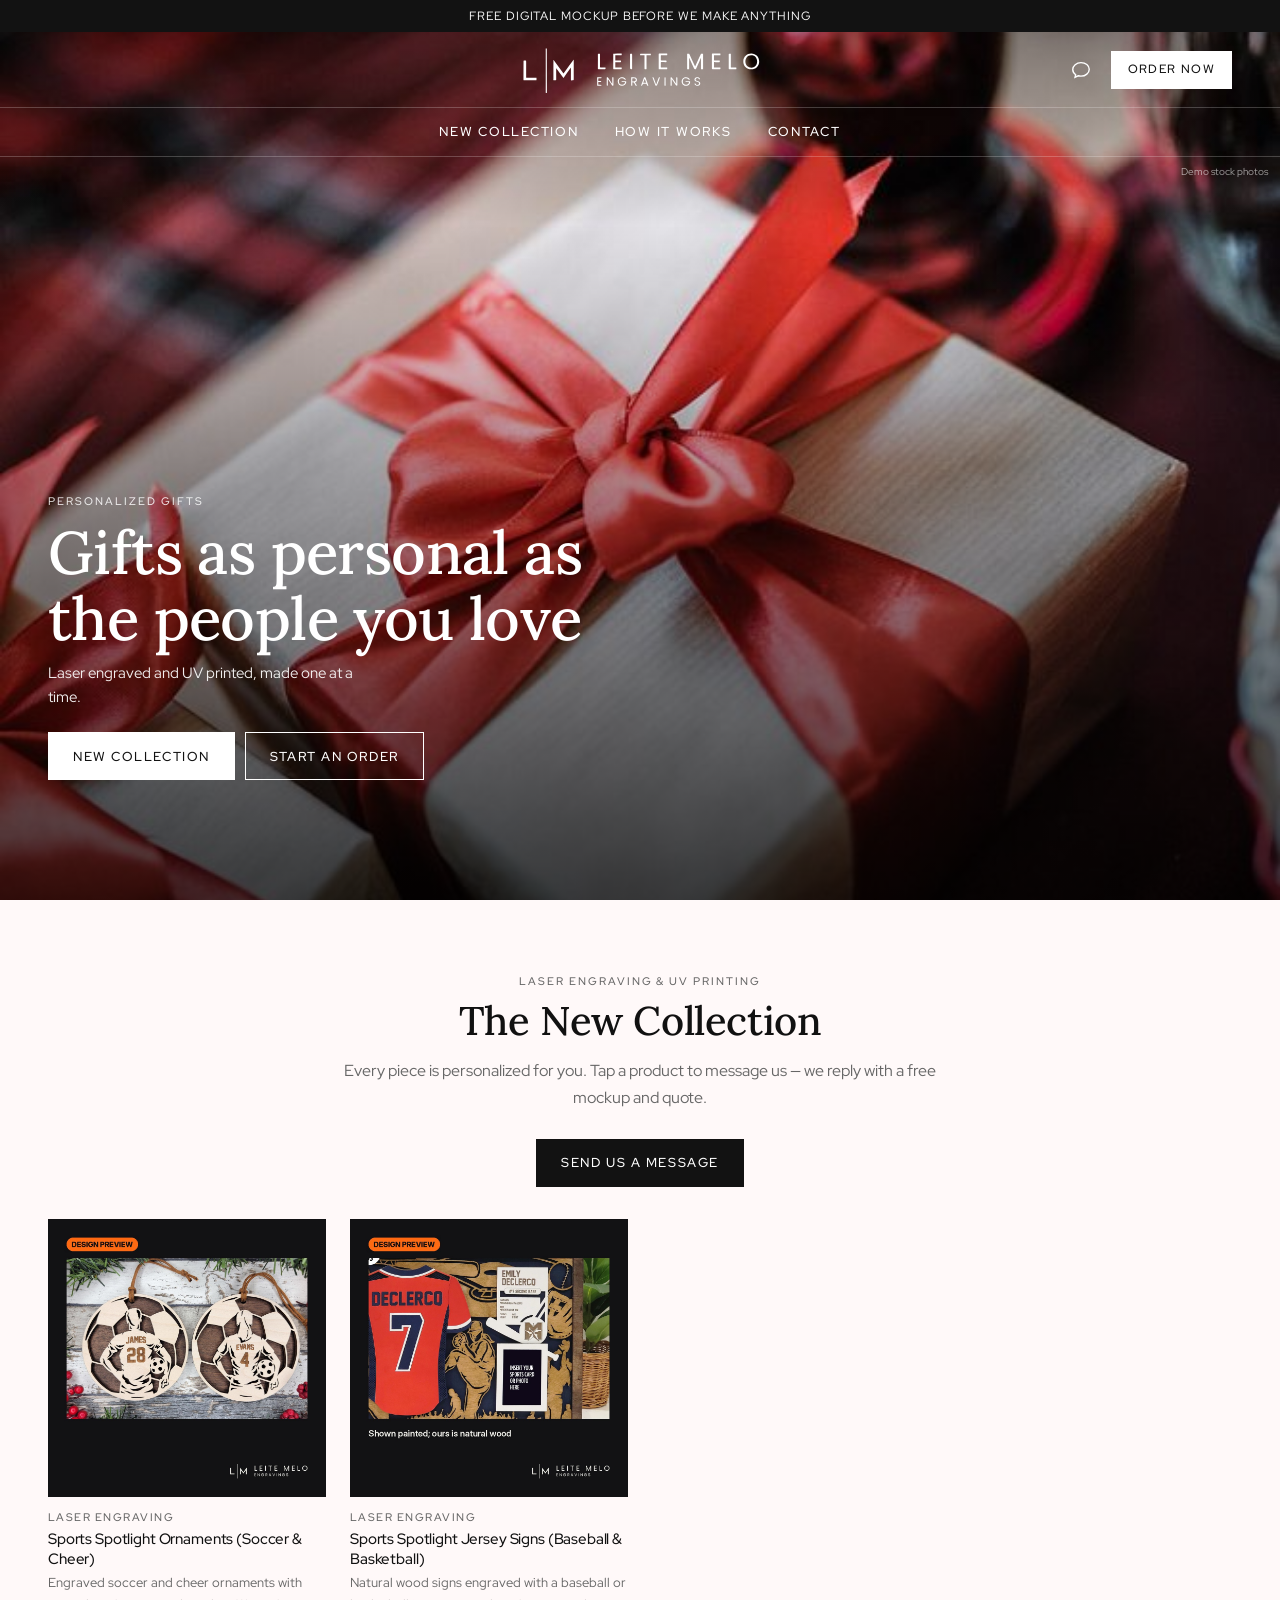
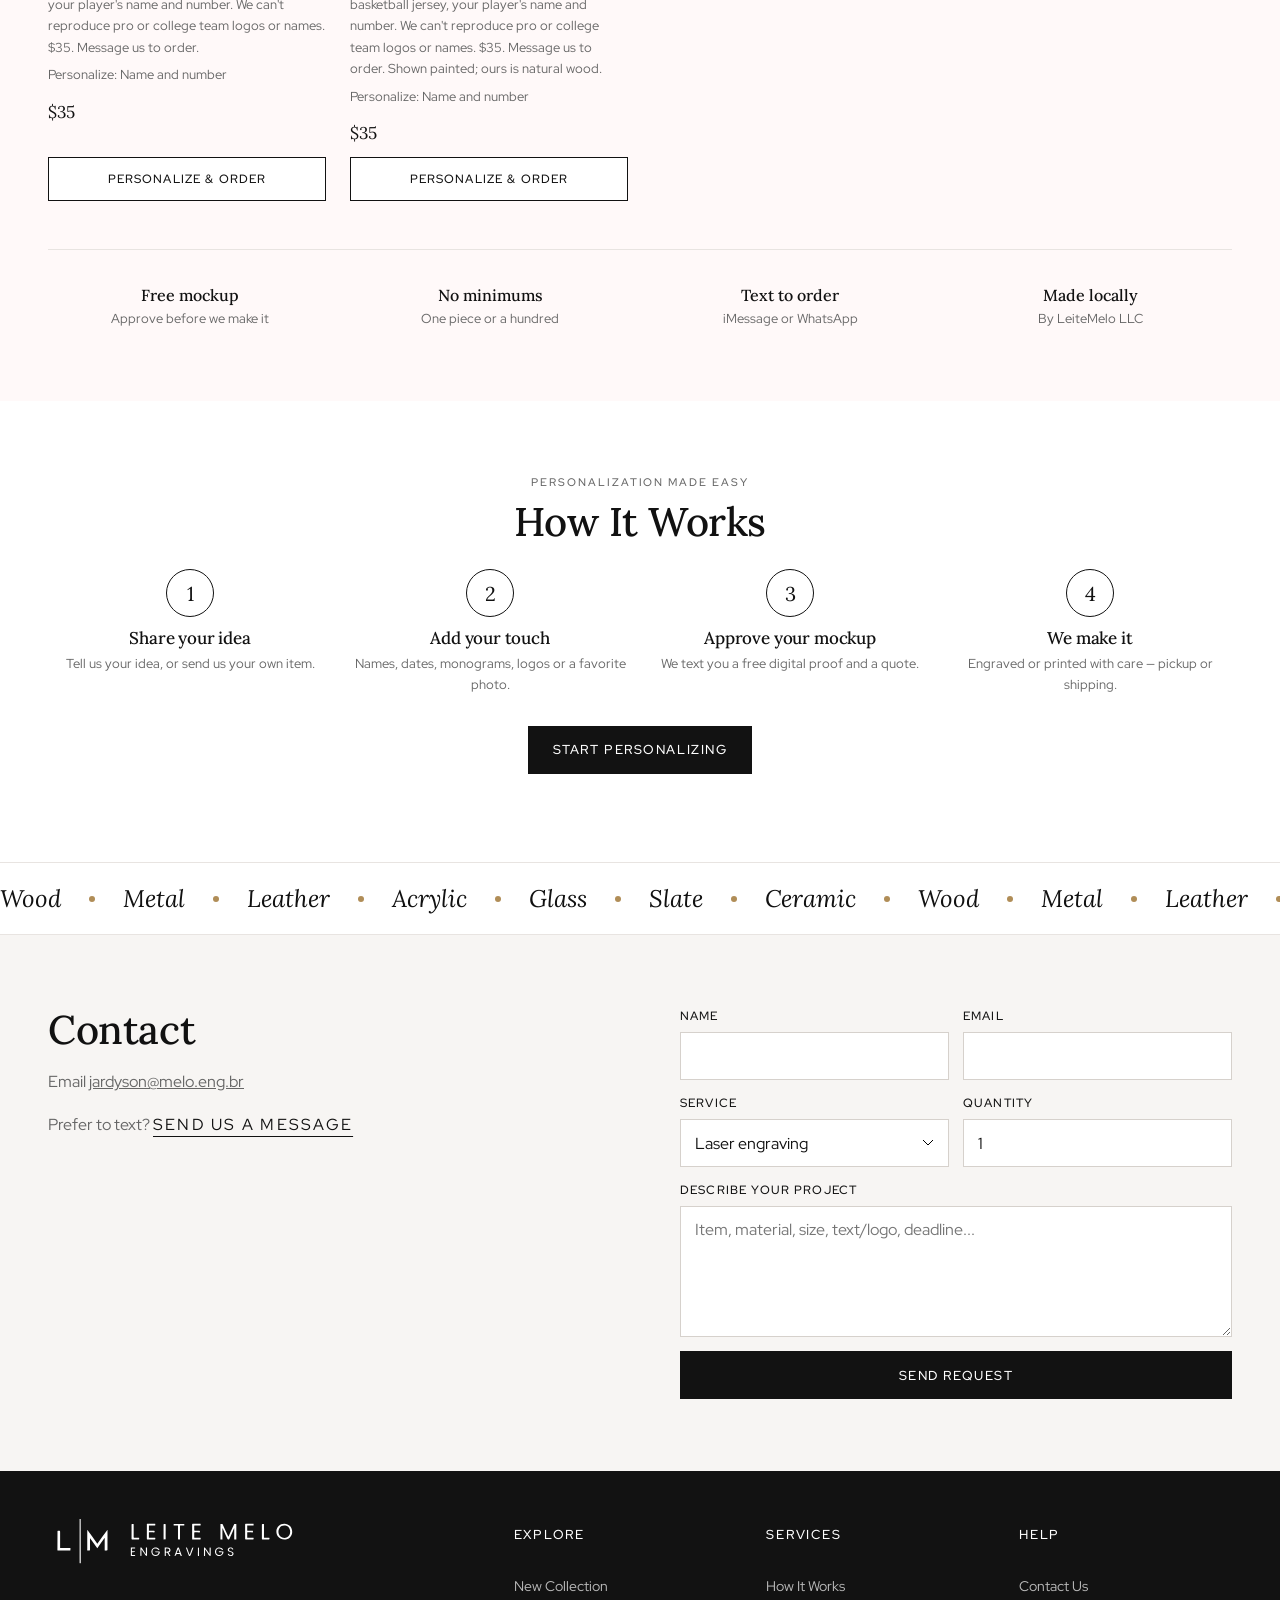
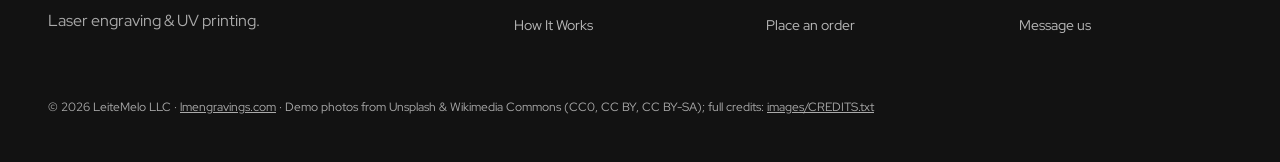
<file: index.html>
<!DOCTYPE html><html lang="en"><head><meta charset="utf-8"><meta name="viewport" content="width=device-width,initial-scale=1,viewport-fit=cover">
<title>LeiteMelo | Personalized Laser Engraved &amp; UV Printed Gifts</title>
<meta name="description" content="LeiteMelo LLC: personalized laser engraved and full-color UV printed gifts — tumblers, cutting boards, signs, jewelry, keychains, pet tags and corporate gifts. Order by iMessage or WhatsApp.">
<link rel="canonical" href="https://lmengravings.com/"><meta property="og:url" content="https://lmengravings.com/"><meta property="og:title" content="LeiteMelo | Personalized Engraved Gifts"><meta property="og:image" content="https://lmengravings.com/images/h-gift.jpg"><meta name="theme-color" content="#ffffff">
<link rel="preconnect" href="https://fonts.googleapis.com"><link rel="preconnect" href="https://fonts.gstatic.com" crossorigin>
<link href="https://fonts.googleapis.com/css2?family=Lora:ital,wght@0,400;0,500;0,600;1,400&family=Red+Hat+Display:wght@300;400;500;700&display=swap" rel="stylesheet">
<link rel="stylesheet" href="styles.css?v=12"><link rel="icon" type="image/svg+xml" href="images/favicon.svg">
</head><body>
<!-- NOTE: All photos in /images are DEMO STOCK images (Unsplash License / Wikimedia Commons CC0, CC BY, CC BY-SA; see images/CREDITS.txt). Replace with real product photos before launch. -->
<header class="hdr" id="hdr">
<div class="promo" aria-live="polite"><div class="ptrack"><span>Free digital mockup before we make anything</span><span>No minimums — one piece or one hundred</span><span>Order in seconds by iMessage or WhatsApp</span></div></div>
<div class="hdrin">
<button class="burger" aria-label="Open menu" aria-controls="drawer" aria-expanded="false"><span></span><span></span><span></span></button>
<a class="logo" href="#top"><img src="images/logo-dark.svg" alt="Leite Melo Engravings"></a>
<div class="hdricons"><button class="ico msgbtn" aria-label="Send us a message"><svg viewBox="0 0 24 24"><path d="M12 4C7 4 3 7.4 3 11.5c0 2.3 1.2 4.3 3.2 5.7L5.5 20l3.4-1.7c1 .3 2 .4 3.1.4 5 0 9-3.4 9-7.5S17 4 12 4z"/></svg></button><button class="btn sm hdrbtn msgbtn">Order now</button></div></div>
<nav class="mainnav" aria-label="Main"><ul><li><a class="top" href="#collection">New Collection</a></li><li><a class="top" href="#how">How It Works</a></li><li><a class="top" href="#contact">Contact</a></li></ul></nav>
</header>
<div class="scrim" id="scrim"></div>
<aside class="drawer" id="drawer" aria-label="Menu" aria-hidden="true">
<div class="dhead"><img src="images/logo-dark.svg" alt="Leite Melo Engravings"><button class="dclose" aria-label="Close menu">&times;</button></div>
<div class="dview"><div class="dpanel root" id="p-root"><a class="dl" href="#collection"><span>New Collection</span></a><a class="dl" href="#how"><span>How It Works</span></a><a class="dl" href="#contact"><span>Contact</span></a></div></div>
<div class="dfoot"><button class="btn block msgbtn">Send us a message</button></div></aside>

<main id="top">
<section class="slideshow" aria-label="Featured">
<div class="slide is-active" style="--img:url(images/h-gift.jpg)"><div class="slidetxt"><p class="eyebrow">Personalized gifts</p><h1>Gifts as personal as the people you love</h1><p>Laser engraved and UV printed, made one at a time.</p><div class="cta"><a class="btn light" href="#collection">New collection</a><button class="btn ghost msgbtn">Start an order</button></div></div></div>
<span class="democap">Demo stock photos</span></section>




<section class="sec soon" id="collection"><div class="wrap"><div class="soonin"><p class="eyebrow">Laser engraving &amp; UV printing</p><h2 id="coll-h">New collection coming soon</h2><p id="coll-p">We’re photographing our latest pieces. In the meantime, tell us your idea — names, logos, photos or a special date — and we’ll send a free mockup and quote.</p><button class="btn msgbtn">Send us a message</button></div><div class="coll" id="coll" hidden></div><ul class="trust"><li><strong>Free mockup</strong>Approve before we make it</li><li><strong>No minimums</strong>One piece or a hundred</li><li><strong>Text to order</strong>iMessage or WhatsApp</li><li><strong>Made locally</strong>By LeiteMelo LLC</li></ul></div></section>
<section class="sec blush" id="how"><div class="wrap"><div class="sechead c"><p class="eyebrow">Personalization made easy</p><h2>How It Works</h2></div><ol class="steps">
<li><span class="num">1</span><h3>Share your idea</h3><p>Tell us your idea, or send us your own item.</p></li>
<li><span class="num">2</span><h3>Add your touch</h3><p>Names, dates, monograms, logos or a favorite photo.</p></li>
<li><span class="num">3</span><h3>Approve your mockup</h3><p>We text you a free digital proof and a quote.</p></li>
<li><span class="num">4</span><h3>We make it</h3><p>Engraved or printed with care — pickup or shipping.</p></li></ol>
<p class="center"><button class="btn msgbtn">Start personalizing</button></p></div></section>





<div class="marquee" aria-hidden="true"><div class="mtrack"><span>Wood</span><i></i><span>Metal</span><i></i><span>Leather</span><i></i><span>Acrylic</span><i></i><span>Glass</span><i></i><span>Slate</span><i></i><span>Ceramic</span><i></i><span>Wood</span><i></i><span>Metal</span><i></i><span>Leather</span><i></i><span>Acrylic</span><i></i><span>Glass</span><i></i><span>Slate</span><i></i><span>Ceramic</span><i></i></div></div>









<section id="contact" class="sec tint"><div class="wrap split">
<!-- TODO-confirm: real contact email (jardyson@melo.eng.br) and service area -->
<div><h2>Contact</h2><p>Email <a href="mailto:jardyson@melo.eng.br">jardyson@melo.eng.br</a></p><p>Prefer to text? <button class="ulink msgbtn linkbtn">Send us a message</button></p></div>
<!-- TODO: replace mailto with a real form handler (e.g. Formspree/Netlify) -->
<form action="mailto:jardyson@melo.eng.br" method="post" enctype="text/plain">
<div class="row"><label>Name<input name="name" required></label><label>Email<input type="email" name="email" required></label></div>
<div class="row"><label>Service<select name="service"><option>Laser engraving</option><option>UV printing</option><option>Personalized gift</option><option>Business branding / promo</option><option>Not sure</option></select></label><label>Quantity<input type="number" name="quantity" min="1" value="1"></label></div>
<label>Describe your project<textarea name="details" rows="5" placeholder="Item, material, size, text/logo, deadline..."></textarea></label>
<button class="btn" type="submit">Send request</button></form></div></section>

</main>

<footer class="ftr"><div class="wrap">

<div class="fgrid">
<div class="fbrand"><a class="logo" href="#top"><img src="images/logo-light.svg" alt="Leite Melo Engravings"></a><p>Laser engraving &amp; UV printing.</p></div>
<details class="fcol" open><summary>Explore</summary><a href="#collection">New Collection</a><a href="#how">How It Works</a></details>
<details class="fcol" open><summary>Services</summary><a href="#how">How It Works</a><button class="flink msgbtn">Place an order</button></details>
<details class="fcol" open><summary>Help</summary><a href="#contact">Contact Us</a><button class="flink msgbtn">Message us</button></details></div>
<p class="copy">© <span id="y"></span> LeiteMelo LLC · <a href="https://lmengravings.com">lmengravings.com</a> · Demo photos from Unsplash &amp; Wikimedia Commons (CC0, CC BY, CC BY-SA); full credits: <a href="images/CREDITS.txt">images/CREDITS.txt</a></p></div></footer>

<div class="sheet" id="sheet" aria-hidden="true" role="dialog" aria-modal="true" aria-labelledby="s-name"><div class="sheetin"><button class="sclose" aria-label="Close">&times;</button>
<div class="shead"><img id="s-img" alt=""><div><p class="vendor" id="s-svc"></p><h3 id="s-name"></h3><p class="mat">Quote on request · free mockup</p></div></div>
<label>Text, names or date to add<input id="s-text" placeholder="e.g. The Melo Family · Est. 2026"></label>
<div class="row"><label>Quantity<input id="s-qty" type="number" min="1" value="1"></label><label>Needed by<input id="s-date" placeholder="Optional"></label></div>
<label>Notes<textarea id="s-notes" rows="2" placeholder="Font, color, logo, photo… you can attach files in the chat"></textarea></label>
<button class="btn block msgbtn" id="s-btn">Order now</button></div></div>


<div class="chooser" id="chooser" aria-hidden="true" role="dialog" aria-modal="true" aria-labelledby="ch-t"><div class="chin"><button class="chx" aria-label="Close">&times;</button><p class="ch-t" id="ch-t">How would you like to message us?</p><p class="ch-s">Your order details are filled in for you.</p>
<a class="chopt im" id="ch-sms" href="#"><svg class="chi" viewBox="0 0 24 24"><path d="M12 4C7 4 3 7.4 3 11.5c0 2.3 1.2 4.3 3.2 5.7L5.5 20l3.4-1.7c1 .3 2 .4 3.1.4 5 0 9-3.4 9-7.5S17 4 12 4z"/></svg><span>Message<small>iMessage / SMS</small></span></a>
<a class="chopt wa" id="ch-wa" href="#" target="_blank" rel="noopener"><svg class="chi" viewBox="0 0 24 24"><path fill="#fff" stroke="none" d="M12 2a10 10 0 0 0-8.6 15.1L2 22l5-1.3A10 10 0 1 0 12 2zm5.2 14.1c-.2.6-1.3 1.2-1.8 1.2-.5.1-1 .2-3.3-.7-2.8-1.1-4.5-3.9-4.7-4.1-.1-.2-1.1-1.5-1.1-2.9s.7-2 1-2.3c.2-.3.5-.3.7-.3h.5c.2 0 .4 0 .6.5l.8 2c.1.2.1.4 0 .5l-.4.6c-.1.2-.3.3-.1.6.2.3.8 1.3 1.7 2.1 1.1 1 2.1 1.3 2.4 1.4.3.2.5.1.6-.1l.8-1c.2-.3.4-.2.7-.1l1.9.9c.3.1.5.2.5.3.1.2.1.8-.1 1.4z"/></svg><span>WhatsApp<small>Chat on WhatsApp</small></span></a><a class="chopt em" id="ch-em" href="#"><svg class="chi" viewBox="0 0 24 24"><path fill="none" stroke="#fff" stroke-width="1.6" d="M3.5 6.5h17v11h-17zM3.8 7l8.2 6.3L20.2 7"/></svg><span>Email<small>jardyson@melo.eng.br</small></span></a></div></div>
<script>
const P='13463135309',$=id=>document.getElementById(id),enc=encodeURIComponent,PR=[["Engraved Walnut Cutting Board", "Laser engraving", "Wood", "p-cutting-board", "boards", "wedding mothers holiday", "couple her"], ["Custom Logo Tumbler 20 oz", "Laser engraving", "Metal", "p-tumbler", "drinkware corporate", "corporate fathers graduation", "him office"], ["Personalized Leather Wallet", "Laser engraving", "Leather", "p-wallet", "corporate", "fathers birthday graduation", "him"], ["Engraved Slate Coaster Set", "Laser engraving", "Slate / stone", "p-slate", "coasters", "wedding holiday", "couple"], ["Full-Color Acrylic Photo Print", "UV printing", "Acrylic", "p-acrylic", "acrylic signs", "birthday mothers", "her kids"], ["Olive Wood Name Keychain", "Laser engraving", "Wood", "p-keychain", "keychains", "birthday graduation", "kids him"], ["UV Printed Phone Case", "UV printing", "Not sure", "p-phone", "phone", "birthday graduation", "her kids"], ["Etched Whiskey Glass", "Laser engraving", "Glass", "o-father", "drinkware", "fathers wedding", "him"], ["Photo Engraved Mirror", "Laser engraving", "Glass", "p-mirror", "signs", "wedding mothers", "her couple"], ["Laser-Cut City Map Wall Art", "Laser engraving", "Wood", "p-map", "signs", "wedding holiday", "couple"], ["UV Printed Water Bottle", "UV printing", "Metal", "p-bottle", "drinkware corporate", "corporate graduation", "kids office"], ["Laser-Cut Wood Model Kit", "Laser engraving", "Wood", "p-wood-kit", "signs", "birthday holiday", "kids"], ["Engraved Pendant Necklace", "Laser engraving", "Metal", "c-jewelry", "jewelry", "mothers wedding birthday", "her"], ["Engraved Cuff Bracelet", "Laser engraving", "Metal", "n-compact", "jewelry", "mothers graduation", "her"], ["Personalized Pet ID Tag", "Laser engraving", "Metal", "c-pet", "pets", "birthday", "pets"], ["Engraved Hip Flask", "Laser engraving", "Metal", "n-flask", "drinkware", "fathers wedding", "him"], ["Etched Wine Glass Pair", "Laser engraving", "Glass", "n-wine", "drinkware", "wedding", "couple"], ["Leather Journal with Initials", "Laser engraving", "Leather", "n-leather", "corporate", "graduation corporate", "office her"], ["Engraved Pen & Gift Box", "Laser engraving", "Metal", "n-pen", "corporate", "corporate graduation", "office"], ["Branded Enamel Camp Mug", "UV printing", "Metal", "n-mug", "drinkware corporate", "corporate", "office him"], ["Custom Label Candle Jar", "UV printing", "Glass", "n-candle", "acrylic", "mothers holiday", "her"], ["Wood Holiday Ornament Set", "Laser engraving", "Wood", "n-ornament", "signs", "holiday", "kids couple"], ["Laser-Cut Wood Panel Art", "Laser engraving", "Wood", "n-puzzle", "signs", "wedding holiday", "couple"], ["Engraved Watch Back", "Laser engraving", "Metal", "n-watch", "jewelry", "fathers graduation wedding", "him"], ["Graduation Keepsake Plaque", "UV printing", "Acrylic", "o-grad", "acrylic signs", "graduation", "kids"], ["Wedding Ring Box", "Laser engraving", "Wood", "o-wedding", "jewelry", "wedding", "couple"], ["Corporate Logo Desk Set", "Laser engraving", "Wood", "o-corp", "corporate", "corporate", "office"], ["Gift-Wrapped Custom Bundle", "Laser engraving", "Not sure", "h-gift", "corporate", "birthday holiday", "her him"]];
const body=document.body,hdr=$('hdr');
/* drawer with drill-down */
const drawer=$('drawer'),burger=document.querySelector('.burger');
function openD(){body.classList.add('menu-open');drawer.setAttribute('aria-hidden','false');burger.setAttribute('aria-expanded','true')}
function closeD(){body.classList.remove('menu-open');drawer.setAttribute('aria-hidden','true');burger.setAttribute('aria-expanded','false');setTimeout(()=>drawer.querySelectorAll('.dpanel').forEach(p=>p.classList.remove('on','off')),400)}
burger.onclick=openD;$('scrim').onclick=closeD;drawer.querySelector('.dclose').onclick=closeD;
drawer.querySelectorAll('[data-go]').forEach(b=>b.onclick=()=>{$('p-root').classList.add('off');$(b.dataset.go).classList.add('on')});
drawer.querySelectorAll('[data-back]').forEach(b=>b.onclick=()=>{b.closest('.dpanel').classList.remove('on');$('p-root').classList.remove('off')});
drawer.querySelectorAll('a').forEach(a=>a.addEventListener('click',closeD));
/* hero */
/* personalize sheet */
const sheet=$('sheet');let si=0;
function sUpd(){const p=PR[si],t=`Hi LeiteMelo! I'd like to order: ${p[0]}.\nService: ${p[1]}\nMaterial: ${p[2]}\nQuantity: ${$('s-qty').value||1}`+($('s-text').value.trim()?`\nPersonalization: ${$('s-text').value.trim()}`:'')+($('s-date').value.trim()?`\nNeeded by: ${$('s-date').value.trim()}`:'')+($('s-notes').value.trim()?`\nNotes: ${$('s-notes').value.trim()}`:'');$('s-btn').dataset.t=t}
function openS(i){si=+i;const p=PR[si];$('s-img').src=`images/${p[3]}.jpg`;$('s-name').textContent=p[0];$('s-svc').textContent=p[1];['s-text','s-date','s-notes'].forEach(k=>$(k).value='');$('s-qty').value=1;sUpd();sheet.classList.add('on');sheet.setAttribute('aria-hidden','false');body.classList.add('sheet-open')}
function closeS(){sheet.classList.remove('on');sheet.setAttribute('aria-hidden','true');body.classList.remove('sheet-open')}
document.querySelectorAll('.pbtn,.card .media').forEach(b=>b.onclick=()=>openS(b.dataset.i));sheet.onclick=e=>{if(e.target===sheet)closeS()};sheet.querySelector('.sclose').onclick=closeS;
['s-text','s-qty','s-date','s-notes'].forEach(k=>$(k).addEventListener('input',sUpd));
addEventListener('keydown',e=>{if(e.key==='Escape'){closeD();closeS()}});
/* order builder */
$('y').textContent=new Date().getFullYear();
const onS=()=>hdr.classList.toggle('solid',scrollY>40);addEventListener('scroll',onS,{passive:true});onS();
if(matchMedia('(min-width:990px)').matches)document.querySelectorAll('.fcol').forEach(d=>d.open=true);else document.querySelectorAll('.fcol').forEach(d=>d.open=false);
/* message chooser */
const ch=$('chooser'),HI="Hi LeiteMelo! I'd like to place an order.";
function openCh(t){t=t||HI;$('ch-sms').href=`sms:+${P}?&body=${enc(t)}`;$('ch-wa').href=`https://wa.me/${P}?text=${enc(t)}`;const pm=t.match(/order: (.+?)\.\n/);$('ch-em').href=`mailto:jardyson@melo.eng.br?subject=${enc(pm?'LeiteMelo order: '+pm[1]:(t.includes('place an order')?'LeiteMelo order':'LeiteMelo inquiry'))}&body=${enc(t)}`;ch.classList.add('on');ch.setAttribute('aria-hidden','false');setTimeout(()=>$('ch-sms').focus(),50)}
function closeCh(){ch.classList.remove('on');ch.setAttribute('aria-hidden','true')}
document.querySelectorAll('.msgbtn').forEach(b=>b.addEventListener('click',e=>{e.preventDefault();if(b.closest('.drawer'))closeD();openCh(b.dataset.t)}));
ch.onclick=e=>{if(e.target===ch)closeCh()};ch.querySelector('.chx').onclick=closeCh;ch.querySelectorAll('.chopt').forEach(a=>a.addEventListener('click',()=>setTimeout(closeCh,300)));
addEventListener('keydown',e=>{if(e.key==='Escape')closeCh()});

/* accepted products from data/products.json */
(async()=>{try{const r=await fetch('data/products.json?t='+Date.now(),{cache:'no-store'});if(!r.ok)return;const d=await r.json();const ps=(d.products||[]).filter(p=>{const td=new Date().toLocaleDateString('en-CA',{timeZone:'America/Chicago'});return (p.status==='Accepted'&&String(p.qa||'').toLowerCase()==='approved'&&p.priceConfirmed===true&&p.price&&!/^tbd/i.test(String(p.price).trim())&&!p.hold&&!(p.activeUntil&&td>p.activeUntil))});if(!ps.length)return;
const e=s=>String(s??'').replace(/[&<>"']/g,c=>({'&':'&amp;','<':'&lt;','>':'&gt;','"':'&quot;',"'":'&#39;'}[c]));
$('coll').innerHTML=ps.map(p=>`<article class="card"><div class="media"><img src="${e(p.image)}" alt="${e(p.title)}" loading="lazy">${p.imageTag?`<span class="tag ph">${e(p.imageTag)}</span>`:''}</div><p class="vendor">${e(p.method||'Personalized')}</p><h3>${e(p.title)}</h3><p class="rvdesc">${e(p.description)}</p><p class="mat">Personalize: ${e(p.personalization)}</p>${p.priceLabel?`<p class="plabel">${e(p.priceLabel)}</p>`:''}<p class="price">${e(p.price)}</p>${p.availability?`<p class="avail">${e(p.availability)}</p>`:''}<button class="pbtn msgbtn" data-t="${e(`Hi LeiteMelo! I'd like to order: ${p.title}.\nQuantity: 1\nPersonalization: `)}">Personalize &amp; order</button></article>`).join('');
$('coll').hidden=false;$('coll-h').textContent='The New Collection';$('coll-p').textContent='Every piece is personalized for you. Tap a product to message us — we reply with a free mockup and quote.';
$('coll').querySelectorAll('.msgbtn').forEach(b=>b.addEventListener('click',ev=>{ev.preventDefault();openCh(b.dataset.t)}));}catch(err){}})();
</script></body></html>
</file>
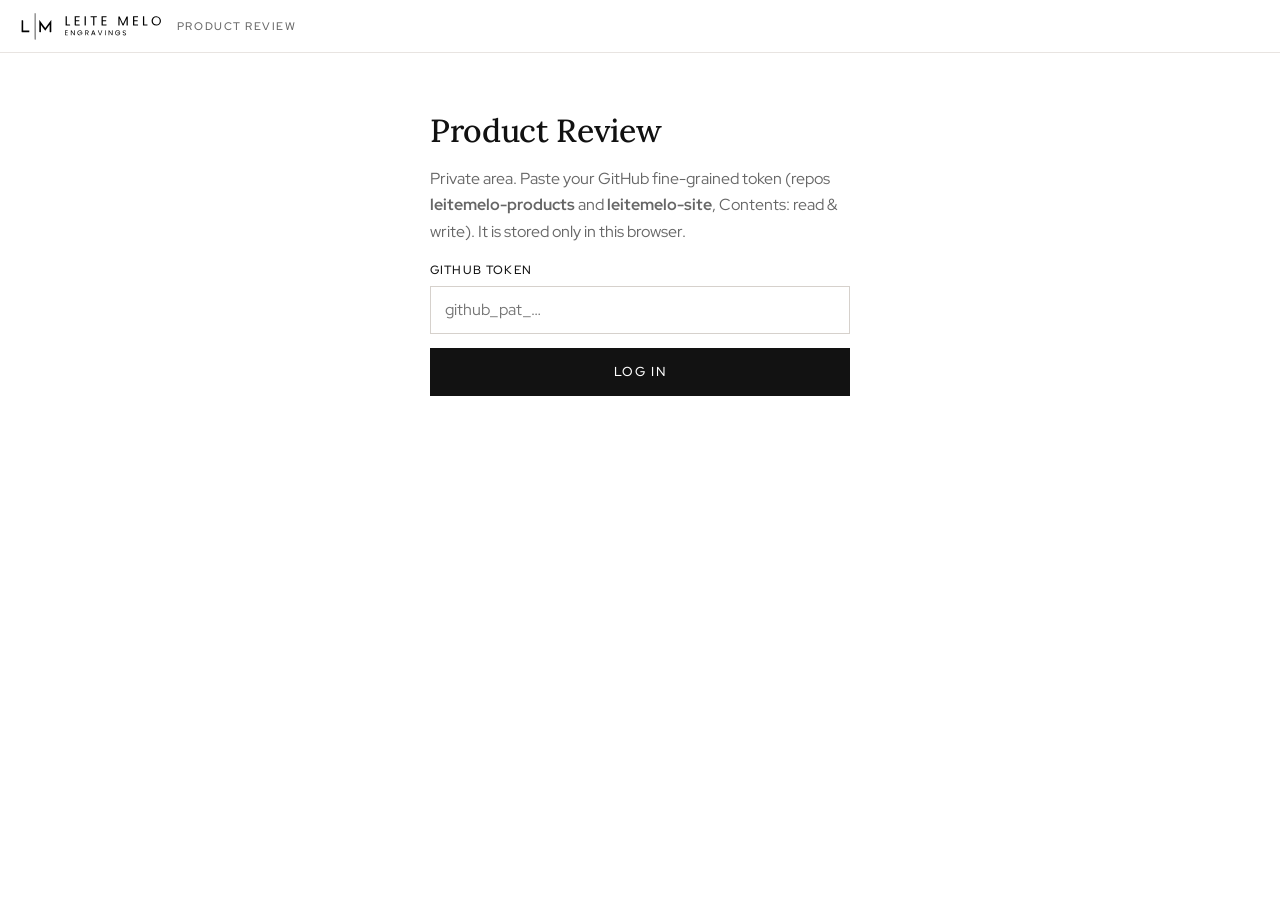
<file: review/index.html>
<!DOCTYPE html><html lang="en"><head><meta charset="utf-8"><meta name="viewport" content="width=device-width,initial-scale=1,viewport-fit=cover">
<meta name="robots" content="noindex,nofollow,noarchive"><meta name="referrer" content="no-referrer">
<title>Product Review · LeiteMelo (internal)</title>
<link rel="preconnect" href="https://fonts.googleapis.com"><link rel="preconnect" href="https://fonts.gstatic.com" crossorigin>
<link href="https://fonts.googleapis.com/css2?family=Lora:ital,wght@0,400;0,500;0,600;1,400&family=Red+Hat+Display:wght@300;400;500;700&display=swap" rel="stylesheet">
<link rel="stylesheet" href="../styles.css?v=12"><link rel="icon" type="image/svg+xml" href="../images/favicon.svg">
</head><body class="rv">
<header class="rvh"><img src="../images/logo-dark.svg" alt="Leite Melo Engravings"><span class="rvtag">Product Review</span><button class="ulink" id="logout" hidden>Log out</button></header>
<main class="wrap">
<section id="login" class="rvlogin" hidden><h1>Product Review</h1><p>Private area. Paste your GitHub fine-grained token (repos <b>leitemelo-products</b> and <b>leitemelo-site</b>, Contents: read &amp; write). It is stored only in this browser.</p>
<form id="lf"><label>GitHub token<input id="tok" type="password" autocomplete="off" spellcheck="false" placeholder="github_pat_…" required></label><button class="btn block" type="submit">Log in</button></form><p class="rvmsg" id="lmsg" role="alert"></p></section>
<section id="app" hidden><div class="rvbar"><div class="chips" role="tablist" id="tabs"></div><p class="note" id="who"></p></div><div class="grid" id="list"></div></section>
</main>
<div class="toast" id="toast" role="status"></div>
<div class="sheet" id="rj" aria-hidden="true" role="dialog" aria-modal="true"><div class="sheetin"><button class="sclose" id="rjx" aria-label="Close">&times;</button><h3 id="rjt">Reject</h3><label>Note (optional)<textarea id="rjn" rows="3" placeholder="Why? e.g. too close to existing item, price too low…"></textarea></label><button class="btn block" id="rjok">Reject product</button></div></div>
<script>
const OWNER='tobotMelo',SITE='leitemelo-site',PRIV='leitemelo-products',PPATH='products.json',PUB='data/products.json',API='https://api.github.com',K='lm_review_token';
const PUBF=['status','qa','priceConfirmed','hold','id','title','description','personalization','price','priceLabel','image','imageTag','method','availability','activeUntil','updated'];
const $=id=>document.getElementById(id),esc=s=>String(s??'').replace(/[&<>"']/g,c=>({'&':'&amp;','<':'&lt;','>':'&gt;','"':'&quot;',"'":'&#39;'}[c]));
let tok=localStorage.getItem(K),data=null,sha=null,tab='Pending',busy=false,rjId=null;
const gh=(p,o={})=>fetch(API+p,{...o,cache:'no-store',headers:{Authorization:'Bearer '+tok,Accept:'application/vnd.github+json','X-GitHub-Api-Version':'2022-11-28',...(o.body?{'Content-Type':'application/json'}:{})}});
const b64d=s=>new TextDecoder().decode(Uint8Array.from(atob(s.replace(/\n/g,'')),c=>c.charCodeAt(0)));
const b64e=s=>{const b=new TextEncoder().encode(s);let r='';for(let i=0;i<b.length;i+=0x8000)r+=String.fromCharCode(...b.subarray(i,i+0x8000));return btoa(r)};
const today=()=>new Date().toLocaleDateString('en-CA',{timeZone:'America/Chicago'});
/* gate: reasons Accept is blocked (empty = ok). Same rules on the public site. */
function gate(p){const r=[];if(String(p.qa||'').toLowerCase()!=='approved')r.push('QA not approved yet');if(p.priceConfirmed!==true)r.push('price not confirmed');if(p.hold)r.push('on hold');if(p.activeUntil&&today()>p.activeUntil)r.push('season ended '+p.activeUntil);return r}
const publishable=p=>p.status==='Accepted'&&!gate(p).length&&p.price&&!/^tbd/i.test(String(p.price));
function toast(m,err){const t=$('toast');t.textContent=m;t.className='toast on'+(err?' err':'');clearTimeout(t._t);t._t=setTimeout(()=>t.className='toast',5000)}
function showLogin(msg){$('app').hidden=true;$('logout').hidden=true;$('login').hidden=false;$('lmsg').textContent=msg||''}
async function canPush(repo){const r=await gh(`/repos/${OWNER}/${repo}`);if(!r.ok)throw 'Token has no access to '+repo+' ('+r.status+').';const j=await r.json();if(!j.permissions||!j.permissions.push)throw 'Token lacks write access to '+repo+'.'}
async function verify(){
  if(!tok)return showLogin();
  try{const u=await gh('/user');if(!u.ok)throw 'Token rejected by GitHub ('+u.status+').';const me=await u.json();
    if(me.login.toLowerCase()!==OWNER.toLowerCase())throw 'This token belongs to '+me.login+', not '+OWNER+'.';
    await canPush(PRIV);await canPush(SITE);
    await load();$('login').hidden=true;$('app').hidden=false;$('logout').hidden=false;$('who').textContent='Signed in as '+me.login;render();
  }catch(e){localStorage.removeItem(K);tok=null;data=null;$('list').innerHTML='';showLogin(typeof e==='string'?e:'Could not reach GitHub. Try again.')}
}
async function getFile(repo,path){const r=await gh(`/repos/${OWNER}/${repo}/contents/${path}?ref=main&t=${Date.now()}`);if(r.status===404)return {sha:null,json:null};if(!r.ok)throw 'Could not load '+repo+'/'+path+' ('+r.status+').';const j=await r.json();return {sha:j.sha,json:JSON.parse(b64d(j.content))}}
async function putFile(repo,path,obj,fsha,msg){return gh(`/repos/${OWNER}/${repo}/contents/${path}`,{method:'PUT',body:JSON.stringify({message:msg,content:b64e(JSON.stringify(obj,null,2)+'\n'),...(fsha?{sha:fsha}:{}),branch:'main'})})}
async function load(){const f=await getFile(PRIV,PPATH);if(!f.json)throw 'products.json not found in '+PRIV+'.';sha=f.sha;data=f.json}
async function publish(msg){const pub={version:2,updated:today(),note:'Public, auto-generated by /review/. Only publishable items.',products:data.products.filter(publishable).map(p=>Object.fromEntries(PUBF.filter(k=>p[k]!==undefined&&p[k]!==''&&p[k]!==false).map(k=>[k,p[k]])))};
  for(let a=0;a<2;a++){const f=await getFile(SITE,PUB);const r=await putFile(SITE,PUB,pub,f.sha,'Publish: '+msg);if(r.ok)return pub.products.length;if(a===0&&(r.status===409||r.status===422))continue;throw 'Public site update failed ('+r.status+').'}}
function card(p){const st=p.status||'Pending',qa=(p.qa||'pending').toLowerCase(),why=gate(p),ok=!why.length;
return `<article class="card rvcard${p.hold?' held':''}" data-id="${esc(p.id)}"><div class="media"><img src="../${esc(p.image)}" alt="${esc(p.title)}" loading="lazy"><span class="tag st-${st.toLowerCase()}">${esc(st)}</span><span class="tag qa qa-${esc(qa)}">QA: ${esc(qa)}</span>${p.hold?'<span class="tag hold">Hold</span>':''}${p.imageTag?`<span class="tag ph">${esc(p.imageTag)}</span>`:''}</div>
<p class="vendor">${esc(p.method||'')}${p.machine?' · '+esc(p.machine):''}</p><h3>${esc(p.title)}</h3><p class="rvdesc">${esc(p.description)}</p>
<p class="mat"><b>Personalization:</b> ${esc(p.personalization)}</p>
${p.priceLabel?`<p class="plabel">${esc(p.priceLabel)}</p>`:''}<p class="price">${p.priceConfirmed===true&&p.price&&p.price!=='TBD'?esc(p.price):'Price TBD'}</p>${p.researchRange?`<p class="rvrange">Research range, not your price: ${esc(p.researchRange)}</p>`:''}
${p.availability?`<p class="avail">${esc(p.availability)}</p>`:''}${p.activeUntil?`<p class="rvnote">Seasonal: shown until ${esc(p.activeUntil)}</p>`:''}
${p.hold?`<p class="rvnote holdr">Hold: ${esc(p.holdReason||'')}</p>`:''}${p.note?`<p class="rvnote">Note: ${esc(p.note)}</p>`:''}${p.qaNote?`<p class="rvnote">QA note: ${esc(p.qaNote)}</p>`:''}<p class="mat small">Updated ${esc(p.updated||'')}</p>
<div class="rvact"><button class="btn sm acc" data-a="Accepted" ${st==='Accepted'||!ok?'disabled':''} ${!ok?`title="Can't accept: ${esc(why.join(', '))}"`:''}>Accept</button><button class="pbtn rej" data-a="Rejected" ${st==='Rejected'?'disabled':''}>Reject</button>${!ok&&st!=='Accepted'?`<p class="rvwhy">Accept locked: ${esc(why.join(', '))}.</p>`:''}${st!=='Pending'?'<button class="ulink rst" data-a="Pending">Reset to pending</button>':''}</div></article>`}
function render(){const ps=data.products,c=s=>ps.filter(p=>s==='All'||p.status===s).length;
  $('tabs').innerHTML=['All','Pending','Accepted','Rejected'].map(s=>`<button class="chip${s===tab?' on':''}" data-t="${s}">${s} (${c(s)})</button>`).join('');
  const l=ps.filter(p=>tab==='All'||p.status===tab);$('list').innerHTML=l.length?l.map(card).join(''):'<p class="note">Nothing here.</p>'}
async function act(id,status,note){if(busy)return;busy=true;document.body.classList.add('busy');let title='';
  try{let saved=false;for(let a=0;a<2&&!saved;a++){const p=data.products.find(x=>x.id===id);if(!p)throw 'Product not found.';title=p.title;
      if(status==='Accepted'&&gate(p).length)throw 'Accept blocked: '+gate(p).join(', ')+'.';
      p.status=status;p.note=status==='Rejected'?(note||''):(status==='Pending'?p.note:'');p.updated=today();data.updated=p.updated;
      const r=await putFile(PRIV,PPATH,data,sha,`Review: ${status} ${p.title}`);
      if(r.ok){sha=(await r.json()).content.sha;saved=true;break}
      if((r.status===409||r.status===422)&&a===0){await load();continue}
      throw 'GitHub said '+r.status+' — '+((await r.json().catch(()=>({}))).message||'save failed')}
    try{const n=await publish(`${status} ${title}`);toast(`${status}: ${title}. Saved. Public site now lists ${n} product${n===1?'':'s'} (live in a few minutes).`)}
    catch(e){toast(`${status} saved privately, but the public site was NOT updated: ${e}. Try the action again.`,true)}
  }catch(e){toast(typeof e==='string'?e:'Network error, not saved.',true);await load().catch(()=>{})}
  busy=false;document.body.classList.remove('busy');render()}
$('lf').onsubmit=e=>{e.preventDefault();tok=$('tok').value.trim();$('tok').value='';localStorage.setItem(K,tok);$('lmsg').textContent='Checking…';verify()};
$('logout').onclick=()=>{localStorage.removeItem(K);tok=null;data=null;$('list').innerHTML='';showLogin('Logged out.')};
$('tabs').onclick=e=>{const b=e.target.closest('[data-t]');if(b){tab=b.dataset.t;render()}};
$('list').onclick=e=>{const b=e.target.closest('[data-a]');if(!b)return;const id=b.closest('.card').dataset.id;
  if(b.dataset.a==='Rejected'){rjId=id;$('rjt').textContent='Reject: '+data.products.find(p=>p.id===id).title;$('rjn').value='';$('rj').classList.add('on');$('rj').setAttribute('aria-hidden','false');setTimeout(()=>$('rjn').focus(),50)}else act(id,b.dataset.a)};
const closeRj=()=>{$('rj').classList.remove('on');$('rj').setAttribute('aria-hidden','true')};
$('rjx').onclick=closeRj;$('rj').onclick=e=>{if(e.target===$('rj'))closeRj()};addEventListener('keydown',e=>{if(e.key==='Escape')closeRj()});
$('rjok').onclick=()=>{closeRj();act(rjId,'Rejected',$('rjn').value.trim())};
verify();
</script></body></html>
</file>
<file: styles.css>
/* LeiteMelo — mobile-first. Concept-inspired aesthetic, Things Remembered-style structure. Original code. */
:root{--fg:#111;--ink:#121212;--mut:#666;--line:#e8e4e1;--tint:#f7f5f3;--blush:#fff9f9;--pink:#ffdada;--gold:#b08d57;--serif:"Lora",Georgia,serif;--sans:"Red Hat Display",system-ui,sans-serif;--ease:cubic-bezier(.25,.46,.45,.94);--pad:1.6rem;--promo:3.2rem;--bar:5.6rem;--hh:calc(var(--promo) + var(--bar))}
*{box-sizing:border-box}html{scroll-behavior:smooth;font-size:62.5%;-webkit-text-size-adjust:100%;scroll-padding-top:calc(var(--hh) + 1rem)}
html,body{overflow-x:hidden;max-width:100%}
body{margin:0;font:400 1.5rem/1.65 var(--sans);color:var(--fg);background:#fff;-webkit-font-smoothing:antialiased}
body.menu-open,body.sheet-open{overflow:hidden}
a{color:inherit;-webkit-tap-highlight-color:transparent}img{display:block;max-width:100%}button{font:inherit;color:inherit}
.wrap{max-width:1440px;margin:auto;padding:0 var(--pad)}
h1,h2,h3,.h1{font-family:var(--serif);font-weight:500;line-height:1.15;margin:0;letter-spacing:-.01em}
h2{font-size:2.8rem}h3{font-size:1.9rem}
.eyebrow,.sub{font-size:1.1rem;font-weight:500;text-transform:uppercase;letter-spacing:.18em;color:var(--mut);margin:0 0 .8rem}
.sec{padding:4.8rem 0}.sec.tight{padding:4rem 0}.tint{background:var(--tint)}.blush{background:var(--blush)}
.btn{display:inline-flex;align-items:center;justify-content:center;min-height:4.8rem;background:var(--ink);color:#fff;font:500 1.3rem/1 var(--sans);text-transform:uppercase;letter-spacing:.12em;padding:1.4rem 2.4rem;border:1px solid var(--ink);border-radius:0;text-decoration:none;cursor:pointer;transition:background .3s var(--ease),color .3s var(--ease),border-color .3s}
.btn:hover{background:#fff;color:var(--ink)}.btn.sm{min-height:3.8rem;font-size:1.15rem;padding:1rem 1.6rem}.btn.block{width:100%}
.btn.light{background:#fff;color:var(--ink);border-color:#fff}.btn.light:hover{background:transparent;color:#fff}
.btn.ghost{background:transparent;border-color:#fff;color:#fff}.btn.ghost:hover{background:#fff;color:var(--ink)}
.btn.wa{background:#25d366;border-color:#25d366;color:#fff}.btn.wa:hover{background:#1da851;border-color:#1da851;color:#fff}
.cta{display:grid;gap:1rem}
.ulink{display:inline-block;font-size:1.2rem;font-weight:500;text-transform:uppercase;letter-spacing:.14em;text-decoration:underline;text-underline-offset:.6rem;padding:.8rem 0}
.center{text-align:center}.note{color:var(--mut);font-size:1.3rem}

/* ===== header ===== */
.hdr{position:fixed;inset:0 0 auto;z-index:50;color:#fff;transition:background .35s var(--ease),color .35s var(--ease),box-shadow .35s}
.promo{height:var(--promo);background:var(--ink);color:#fff;overflow:hidden;font-size:1.15rem;letter-spacing:.08em;text-transform:uppercase}
.ptrack{display:flex;flex-direction:column;animation:promo 12s infinite}.ptrack span{height:var(--promo);display:flex;align-items:center;justify-content:center;padding:0 1rem;text-align:center;white-space:nowrap}
@keyframes promo{0%,28%{transform:none}33%,61%{transform:translateY(-100%)}66%,94%{transform:translateY(-200%)}100%{transform:none}}
.hdrin{max-width:1440px;margin:auto;padding:0 .6rem;height:var(--bar);display:grid;grid-template-columns:1fr auto 1fr;align-items:center;border-bottom:1px solid #ffffff38;transition:border-color .35s}
.hdr.solid,.hdr.mega-on{background:#fff;color:var(--fg);box-shadow:0 1px 0 var(--line)}.hdr.solid .hdrin,.hdr.mega-on .hdrin{border-color:transparent}
.logo{display:inline-block;text-decoration:none;justify-self:center}.logo img{height:32px;width:auto;transition:filter .35s}
.hdr:not(.solid):not(.mega-on) .logo img{filter:invert(1)}
.burger{justify-self:start;width:4.4rem;height:4.4rem;background:none;border:0;padding:1.1rem;cursor:pointer;display:grid;align-content:center;gap:.5rem}.burger span{display:block;width:2.2rem;height:1.5px;background:currentColor}.burger span:nth-child(2){width:1.5rem}
.hdricons{justify-self:end;display:flex;align-items:center}.ico{width:4.4rem;height:4.4rem;display:grid;place-items:center}.ico svg{width:2.2rem;height:2.2rem;fill:none;stroke:currentColor;stroke-width:1.5}
.hdrbtn,.wa-ico{display:none}.mainnav{display:none}

/* ===== mobile drawer with drill-down ===== */
.scrim{position:fixed;inset:0;background:#0007;opacity:0;visibility:hidden;transition:opacity .35s var(--ease),visibility .35s;z-index:90}
.drawer{position:fixed;top:0;bottom:0;left:0;width:min(90vw,42rem);background:#fff;z-index:100;transform:translateX(-102%);transition:transform .45s var(--ease);display:flex;flex-direction:column}
body.menu-open .scrim{opacity:1;visibility:visible}body.menu-open .drawer{transform:none}
.dhead{flex:none;display:flex;justify-content:space-between;align-items:center;height:var(--bar);padding:0 .6rem 0 2rem;border-bottom:1px solid var(--line)}.dhead img{height:28px}
.dclose{width:4.4rem;height:4.4rem;border:0;background:none;font-size:3rem;line-height:1;cursor:pointer;font-weight:300}
.dview{position:relative;flex:1;overflow:hidden}
.dpanel{position:absolute;inset:0;overflow-y:auto;overscroll-behavior:contain;padding:1.2rem 2rem 2rem;background:#fff;transform:translateX(100%);transition:transform .4s var(--ease),opacity .4s;opacity:0}
.dpanel.root{transform:none;opacity:1}.dpanel.root.off{transform:translateX(-30%);opacity:0}.dpanel.on{transform:none;opacity:1}
.dpromo{display:grid;grid-template-columns:repeat(3,1fr);gap:.8rem;margin:.4rem 0 1.2rem}.dpromo a{text-decoration:none;font-size:1.2rem;font-weight:500;text-align:center}.dpromo img{width:100%;aspect-ratio:1;object-fit:cover;margin-bottom:.6rem}
.dl{width:100%;display:flex;justify-content:space-between;align-items:center;min-height:5.4rem;padding:0;background:none;border:0;border-bottom:1px solid var(--line);text-decoration:none;text-align:left;cursor:pointer;font-family:var(--serif);font-size:2rem}
.chev{width:1.8rem;height:1.8rem;fill:none;stroke:currentColor;stroke-width:1.5;flex:none;color:var(--mut)}
.dback{display:flex;align-items:center;gap:.6rem;min-height:4.4rem;padding:0;border:0;background:none;cursor:pointer;font-size:1.2rem;font-weight:500;text-transform:uppercase;letter-spacing:.14em}.dback svg{width:1.8rem;height:1.8rem;fill:none;stroke:currentColor;stroke-width:1.5}
.dtitle{font-family:var(--serif);font-size:2.6rem;margin:.6rem 0 1.2rem}
.dthumbs a{display:flex;align-items:center;gap:1.4rem;min-height:6.4rem;padding:.8rem 0;border-bottom:1px solid var(--line);text-decoration:none;font-size:1.5rem;font-weight:500}.dthumbs img{width:4.8rem;height:4.8rem;border-radius:50%;object-fit:cover;flex:none}.dthumbs span{flex:1}
.dall{display:inline-block;margin-top:1.6rem;font-size:1.2rem;font-weight:500;text-transform:uppercase;letter-spacing:.14em;text-underline-offset:.6rem}
.dfoot{flex:none;padding:1.4rem 2rem calc(1.4rem + env(safe-area-inset-bottom));display:grid;gap:.8rem;background:var(--blush);border-top:1px solid var(--line)}.dfoot p{margin:.2rem 0 0;text-align:center;color:var(--mut);font-size:1.3rem}

/* ===== hero ===== */
.slideshow{position:relative;height:82svh;min-height:52rem;max-height:90rem;overflow:hidden;color:#fff;background:#222;touch-action:pan-y}
.slide{position:absolute;inset:0;opacity:0;visibility:hidden;transition:opacity 1s var(--ease),visibility 1s}
.slide::before{content:"";position:absolute;inset:0;background:var(--img) center/cover;transform:scale(1.08);transition:transform 6.5s linear}
.slide::after{content:"";position:absolute;inset:0;background:linear-gradient(0deg,#000b 0%,#0005 45%,#0000 75%),linear-gradient(180deg,#0006,#0000 25%)}
.slide.is-active{opacity:1;visibility:visible}.slide.is-active::before{transform:scale(1)}
.slidetxt{position:absolute;z-index:2;left:var(--pad);right:var(--pad);bottom:7.6rem;text-align:center;opacity:0;transform:translateY(2rem);transition:all .9s .3s var(--ease)}
.slidetxt .eyebrow{color:#fff;opacity:.85}
.is-active .slidetxt{opacity:1;transform:none}.slidetxt h1,.slidetxt .h1{font-size:3.4rem;line-height:1.1}.slidetxt>p:not(.eyebrow){font-size:1.5rem;margin:1rem auto 2.2rem;max-width:32rem;opacity:.92}
.dots{position:absolute;z-index:3;bottom:2.8rem;left:50%;transform:translateX(-50%);display:flex}.dots button{width:4rem;height:2.4rem;border:0;padding:0;background:none;cursor:pointer;position:relative}.dots button::after{content:"";position:absolute;left:.6rem;right:.6rem;top:50%;height:2px;background:#ffffff66;transition:background .3s}.dots button.on::after{background:#fff}
.democap{position:absolute;z-index:3;right:1.2rem;top:calc(var(--hh) + .8rem);font-size:1rem;opacity:.6}

/* ===== sections ===== */
.sechead{display:flex;justify-content:space-between;align-items:end;gap:1.6rem;margin-bottom:2.4rem}.sechead.c{display:block;text-align:center}.sechead .note{margin:0}
.arrows{display:none;gap:.8rem}.arr{width:4.4rem;height:4.4rem;border-radius:50%;border:1px solid var(--line);background:#fff;font-size:2.2rem;line-height:1;cursor:pointer;transition:background .3s,color .3s}.arr:hover{background:var(--ink);color:#fff}
/* occasion circles */
.circles{display:flex;gap:1.4rem;overflow-x:auto;scroll-snap-type:x mandatory;scrollbar-width:none;margin:0 calc(-1*var(--pad));padding:0 var(--pad)}.circles::-webkit-scrollbar{display:none}
.circ{flex:0 0 8.8rem;scroll-snap-align:start;text-align:center;text-decoration:none;font-size:1.3rem;font-weight:500}.circ img{width:8.8rem;height:8.8rem;border-radius:50%;object-fit:cover;margin-bottom:.8rem;transition:transform .5s var(--ease);box-shadow:0 0 0 1px var(--line)}.circ:hover img{transform:scale(1.05)}
/* category tiles */
.tiles{display:grid;grid-template-columns:1fr 1fr;gap:1.2rem}
.tile{position:relative;display:block;background:#fff;text-decoration:none;overflow:hidden}.tile img{width:100%;aspect-ratio:1;object-fit:cover;transition:transform 1s var(--ease)}.tile:hover img{transform:scale(1.05)}
.tile span{display:block;padding:1.1rem .8rem 1.2rem;text-align:center;font-family:var(--serif);font-size:1.55rem;line-height:1.25}
/* product carousels */
.carousel{display:grid;grid-auto-flow:column;grid-auto-columns:66%;gap:1.2rem;overflow-x:auto;overscroll-behavior-x:contain;scroll-snap-type:x mandatory;scroll-padding:0 var(--pad);scrollbar-width:none;margin:0 calc(-1*var(--pad));padding:0 var(--pad) .4rem}.carousel::-webkit-scrollbar{display:none}
.card{scroll-snap-align:start;display:flex;flex-direction:column;min-width:0}
.media{position:relative;display:block;width:100%;aspect-ratio:1;overflow:hidden;background:var(--tint);border:0;padding:0;cursor:pointer}
.media img{position:absolute;inset:0;width:100%;height:100%;object-fit:cover;transition:opacity .6s var(--ease),transform 1.2s var(--ease)}.media .img2{opacity:0}
@media(hover:hover){.card:hover .media .img2{opacity:1}.card:hover .media img{transform:scale(1.04)}}
.tag{position:absolute;left:.8rem;top:.8rem;z-index:2;background:#fff;color:var(--ink);font-size:1rem;font-weight:500;letter-spacing:.1em;text-transform:uppercase;padding:.3rem .8rem}
.vendor{font-size:1.05rem;font-weight:500;text-transform:uppercase;letter-spacing:.14em;color:var(--mut);margin:1.2rem 0 .3rem}
.card h3{font-family:var(--sans);font-size:1.45rem;font-weight:500;line-height:1.35}.mat{font-size:1.25rem;color:var(--mut);margin:.3rem 0 1rem}
.pbtn{margin-top:auto;width:100%;min-height:4.4rem;background:#fff;border:1px solid var(--ink);font-size:1.15rem;font-weight:500;text-transform:uppercase;letter-spacing:.1em;cursor:pointer;transition:background .3s,color .3s}.pbtn:hover{background:var(--ink);color:#fff}
.progress{position:relative;height:2px;background:var(--line);max-width:18rem;margin:2.8rem auto 0}.progress span{position:absolute;top:0;height:100%;background:var(--ink);transition:left .15s}
/* how it works */
.steps{list-style:none;margin:0 0 3rem;padding:0;display:grid;grid-template-columns:1fr 1fr;gap:2.4rem 1.6rem;text-align:center}
.num{display:grid;place-items:center;width:4.8rem;height:4.8rem;margin:0 auto 1.2rem;border-radius:50%;border:1px solid var(--ink);font-family:var(--serif);font-size:2rem}
.steps h3{font-size:1.7rem}.steps p{color:var(--mut);font-size:1.3rem;margin:.4rem 0 0}
/* featured collections */
.feat{display:grid;gap:1.6rem}.fbig{position:relative;display:block;color:#fff;text-decoration:none;overflow:hidden}.fbig img{width:100%;aspect-ratio:4/5;object-fit:cover;transition:transform 1.2s var(--ease)}.fbig:hover img{transform:scale(1.04)}
.fbig::after{content:"";position:absolute;inset:0;background:linear-gradient(0deg,#000a,#0000 55%)}.fbig div{position:absolute;z-index:2;left:2rem;right:2rem;bottom:2rem}.fbig .eyebrow{color:#fff;opacity:.85}.fbig h3{font-size:2.6rem;margin-bottom:.4rem}
/* recipients */
.rtiles{display:grid;grid-template-columns:repeat(3,1fr);gap:1rem}.rtile{text-decoration:none;text-align:center;font-size:1.3rem;font-weight:500}.rtile img{width:100%;aspect-ratio:3/4;object-fit:cover;margin-bottom:.8rem;transition:opacity .3s}.rtile:hover img{opacity:.85}
/* marquee */
.marquee{overflow:hidden;border-block:1px solid var(--line);padding:1.6rem 0;white-space:nowrap}
.mtrack{display:inline-flex;align-items:center;gap:2.8rem;animation:mq 35s linear infinite;font-family:var(--serif);font-size:2.4rem;font-style:italic}
.mtrack i{width:.6rem;height:.6rem;border-radius:50%;background:var(--gold)}@keyframes mq{to{transform:translateX(-50%)}}
/* all gifts */
.chips{display:flex;gap:.8rem;overflow-x:auto;scrollbar-width:none;margin:0 calc(-1*var(--pad)) 2rem;padding:0 var(--pad)}.chips::-webkit-scrollbar{display:none}
.chip{flex:none;min-height:4rem;padding:0 1.6rem;border:1px solid var(--line);background:#fff;border-radius:4rem;font-size:1.3rem;cursor:pointer;white-space:nowrap;transition:all .25s}.chip.on{background:var(--ink);border-color:var(--ink);color:#fff}
.grid{display:grid;grid-template-columns:1fr 1fr;gap:2.8rem 1.2rem}.grid .card[hidden]{display:none}
/* reviews */
.revs{display:flex;gap:1.2rem;overflow-x:auto;scroll-snap-type:x mandatory;scrollbar-width:none;margin:0 calc(-1*var(--pad));padding:0 var(--pad)}.revs::-webkit-scrollbar{display:none}
.revs blockquote{flex:0 0 82%;scroll-snap-align:start;margin:0;background:#fff;padding:2.4rem;text-align:center}.revs blockquote p{font-family:var(--serif);font-size:1.7rem;line-height:1.5;margin:0 0 1.2rem}.revs .stars{color:var(--gold);font-family:var(--sans);font-size:1.4rem;letter-spacing:.2em;margin-bottom:.8rem}.revs cite{font-style:normal;font-size:1.15rem;text-transform:uppercase;letter-spacing:.14em;color:var(--mut)}
.trust{list-style:none;margin:3.2rem 0 0;padding:0;display:grid;grid-template-columns:1fr 1fr;gap:1.6rem;text-align:center;font-size:1.25rem;color:var(--mut)}.trust strong{display:block;color:var(--fg);font-family:var(--serif);font-weight:500;font-size:1.6rem}
/* equipment (kept) */
.equip{display:grid;gap:1.2rem}.equip>div{border:1px solid var(--line);padding:2.4rem}.equip p:not(.sub){color:var(--mut);margin:.6rem 0 0}
.badge{display:inline-block;background:var(--ink);color:#fff;font-size:1rem;padding:.2rem 1rem;border-radius:4rem;margin-right:.6rem;letter-spacing:.06em}
/* order, forms */
.split{display:grid;gap:2.8rem;align-items:start}.split p{color:var(--mut)}
.builder,form{display:grid;gap:1.4rem}.builder{background:#fff;padding:2rem;border:1px solid var(--line)}
label{display:grid;gap:.6rem;font-size:1.15rem;font-weight:500;text-transform:uppercase;letter-spacing:.1em}.row{display:grid;gap:1.4rem}
input,select,textarea{width:100%;min-height:4.8rem;font:400 1.6rem var(--sans);text-transform:none;letter-spacing:0;padding:1.2rem 1.4rem;border:1px solid #d6d1cc;border-radius:0;background:#fff;color:var(--fg);-webkit-appearance:none;appearance:none}
select{background:#fff url("data:image/svg+xml,%3Csvg xmlns='http://www.w3.org/2000/svg' width='12' height='8'%3E%3Cpath d='M1 1l5 5 5-5' fill='none' stroke='%23000'/%3E%3C/svg%3E") no-repeat right 1.4rem center;padding-right:4rem}
input:focus,select:focus,textarea:focus{outline:1px solid var(--fg);outline-offset:0}
.preview{white-space:pre-line;background:var(--tint);padding:1.4rem;margin:0;font-size:1.3rem;overflow-wrap:anywhere}
/* gift guide */
.guide{display:grid;grid-template-columns:1fr 1fr;gap:2.4rem 1.6rem}.guide h4{font-family:var(--serif);font-weight:500;font-size:1.8rem;margin:0 0 .8rem}.guide a{display:block;text-decoration:none;color:var(--mut);padding:.5rem 0;font-size:1.4rem}.guide a:hover{color:var(--fg);text-decoration:underline}
/* faq */
details{border-bottom:1px solid var(--line)}#faq details:first-child{border-top:1px solid var(--line)}
summary{font-size:1.6rem;cursor:pointer;list-style:none;display:flex;justify-content:space-between;align-items:center;gap:2rem;padding:1.6rem 0;min-height:4.8rem}summary::-webkit-details-marker{display:none}summary::after{content:"+";font-size:2.4rem;font-weight:300;line-height:1;transition:transform .3s}details[open] summary::after{transform:rotate(45deg)}
details p{color:var(--mut);margin:0 0 1.6rem}
.todo{background:#ffe08a;color:#6b4e00;font-size:1.1rem;padding:.2rem .8rem;font-weight:500}
#contact a{overflow-wrap:anywhere}
.seo{padding:4rem 0;border-top:1px solid var(--line)}.seo h2{font-size:2rem;margin-bottom:1rem}.seo p{color:var(--mut);font-size:1.3rem;max-width:90rem}
/* footer */
.ftr{background:var(--ink);color:#fff;padding:4.8rem 0 9rem}
.fsign{text-align:center;padding-bottom:3.6rem;border-bottom:1px solid #333;margin-bottom:2.4rem}.fh{font-family:var(--serif);font-size:2.6rem;margin:0 0 .6rem}.fsign p{color:#bbb}.fsign .cta{max-width:44rem;margin:2rem auto 0}
.fbrand{padding-bottom:1.6rem}.ftr .logo{justify-self:start}.ftr .logo img{height:42px;margin-bottom:1rem}.ftr p{color:#aaa}
.fcol{border-color:#333}.fcol summary{font-size:1.25rem;font-weight:500;text-transform:uppercase;letter-spacing:.14em}.fcol a{display:block;text-decoration:none;color:#bbb;padding:.8rem 0;font-size:1.4rem}.fcol a:last-child{margin-bottom:1.6rem}.fcol a:hover{color:#fff}
.copy{margin-top:3.2rem;font-size:1.2rem;color:#999}
/* personalize bottom sheet */
.sheet{position:fixed;inset:0;z-index:120;background:#0007;display:flex;align-items:flex-end;opacity:0;visibility:hidden;transition:opacity .3s,visibility .3s}
.sheetin{position:relative;width:100%;max-height:92svh;overflow-y:auto;background:#fff;padding:2.4rem var(--pad) calc(2rem + env(safe-area-inset-bottom));display:grid;gap:1.4rem;transform:translateY(100%);transition:transform .4s var(--ease)}
.sheet.on{opacity:1;visibility:visible}.sheet.on .sheetin{transform:none}
.sclose{position:absolute;right:.6rem;top:.6rem;width:4.4rem;height:4.4rem;border:0;background:none;font-size:3rem;font-weight:300;cursor:pointer}
.shead{display:flex;gap:1.4rem;align-items:center;padding-right:4rem}.shead img{width:8rem;height:8rem;object-fit:cover;flex:none}.shead .vendor{margin-top:0}.shead h3{font-size:2rem}.shead .mat{margin:.2rem 0 0}
.fab{position:fixed;left:1.6rem;bottom:1.6rem;width:5.6rem;height:5.6rem;border-radius:50%;background:#25d366;display:grid;place-items:center;box-shadow:0 8px 24px #0003;z-index:60;transition:transform .3s var(--ease)}.fab:hover{transform:scale(1.08)}
.reveal{opacity:1}
@media(prefers-reduced-motion:reduce){.mtrack,.ptrack{animation:none}.slide::before{transition:none}}

/* ===== tablet ===== */
@media(min-width:750px){:root{--pad:3.2rem;--bar:6.8rem}body{font-size:1.6rem}h2{font-size:3.6rem}.sec{padding:7.2rem 0}.sec.tight{padding:5.6rem 0}
.wa-ico{display:grid}.logo img{height:38px}.arrows{display:flex}
.slidetxt{text-align:left;right:auto;max-width:60rem;bottom:10rem}.slidetxt>p:not(.eyebrow){margin-left:0}.slidetxt h1,.slidetxt .h1{font-size:5rem}.cta{display:flex;flex-wrap:wrap}
.circles{justify-content:center;gap:2.4rem}.circ{flex-basis:11rem}.circ img{width:11rem;height:11rem}
.tiles{grid-template-columns:repeat(5,1fr);gap:1.6rem}
.carousel{grid-auto-columns:calc((100% - 2*1.6rem)/3.2);gap:1.6rem}
.feat{grid-template-columns:1fr 1fr}.rtiles{grid-template-columns:repeat(6,1fr);gap:1.6rem}
.grid{grid-template-columns:repeat(3,1fr);gap:4rem 1.6rem}.chips{flex-wrap:wrap;overflow:visible;margin-left:0;margin-right:0;padding:0}
.revs{display:grid;grid-template-columns:repeat(3,1fr);overflow:visible;margin:0;padding:0}.trust{grid-template-columns:repeat(4,1fr)}
.equip{grid-template-columns:1fr 1fr}.row{grid-template-columns:1fr 1fr}.builder{padding:3.2rem}.guide{grid-template-columns:repeat(3,1fr)}
.sheet{align-items:center;justify-content:center}.sheetin{max-width:52rem;padding:3.2rem;transform:translateY(3rem)}}

/* ===== desktop: mega menu ===== */
@media(min-width:990px){:root{--pad:4.8rem;--bar:7.6rem;--nav:4.8rem;--hh:calc(var(--promo) + var(--bar) + var(--nav))}
.hdrin{grid-template-columns:1fr auto 1fr;padding:0 var(--pad)}.burger{visibility:hidden}.hdrbtn{display:inline-flex;margin-left:.8rem}.hdr:not(.solid):not(.mega-on) .hdrbtn{background:#fff;color:var(--ink);border-color:#fff}.logo img{height:44px}
.mainnav{display:block;position:relative;border-bottom:1px solid #ffffff38}.hdr.solid .mainnav,.hdr.mega-on .mainnav{border-color:var(--line)}
.mainnav ul{list-style:none;margin:0;padding:0;display:flex;justify-content:center;gap:.4rem}
.mainnav .top{display:flex;align-items:center;height:var(--nav);padding:0 1.6rem;text-decoration:none;font-size:1.25rem;font-weight:500;text-transform:uppercase;letter-spacing:.14em;position:relative}
.mainnav .top::after{content:"";position:absolute;left:1.6rem;right:1.6rem;bottom:-1px;height:2px;background:currentColor;transform:scaleX(0);transform-origin:left;transition:transform .3s var(--ease)}.mainnav li:hover .top::after,.mainnav li.open .top::after{transform:scaleX(1)}
.mega{position:absolute;left:0;right:0;top:100%;background:#fff;color:var(--fg);border-top:1px solid var(--line);box-shadow:0 24px 40px -20px #0003;opacity:0;visibility:hidden;transform:translateY(-.8rem);transition:opacity .25s var(--ease),transform .3s var(--ease),visibility .25s}
li.open>.mega{opacity:1;visibility:visible;transform:none}
.megain{max-width:1200px;margin:auto;padding:3.6rem var(--pad) 4rem;display:grid;grid-template-columns:1fr 34rem;gap:6rem}
.mh{font-family:var(--serif);font-size:2.4rem;margin:0 0 1.6rem}.mgrid{display:grid;grid-template-columns:1fr 1fr;gap:0 4rem;margin-bottom:1.2rem}
.mcol a{display:block;padding:.7rem 0;text-decoration:none;font-size:1.5rem;color:#444;transition:color .2s,transform .25s var(--ease)}.mcol a:hover{color:var(--fg);transform:translateX(.4rem)}
.mfeat{position:relative;display:block;text-decoration:none;overflow:hidden}.mfeat img{width:100%;aspect-ratio:4/3;object-fit:cover;transition:transform 1.2s var(--ease)}.mfeat:hover img{transform:scale(1.05)}
.mfeat span{display:block;font-family:var(--serif);font-size:1.9rem;margin-top:1.2rem}.mfeat em{font-style:normal;font-size:1.15rem;font-weight:500;text-transform:uppercase;letter-spacing:.14em;text-decoration:underline;text-underline-offset:.5rem}
.slideshow{height:100vh;max-height:92rem}.slidetxt{left:max(var(--pad),calc((100vw - 1440px)/2 + var(--pad)));bottom:12rem}.slidetxt h1,.slidetxt .h1{font-size:6rem}
h2{font-size:4rem}.carousel{grid-auto-columns:calc((100% - 3*2.4rem)/4);gap:2.4rem;margin:0;padding:0 0 .4rem}
.grid{grid-template-columns:repeat(4,1fr);gap:4.8rem 2.4rem}.feat{gap:2.4rem}.fbig img{aspect-ratio:16/11}.fbig div{left:4rem;bottom:4rem}.fbig h3{font-size:3.4rem}
.steps{grid-template-columns:repeat(4,1fr)}.equip{grid-template-columns:repeat(3,1fr)}.split{grid-template-columns:1fr 1fr;gap:8rem}
.guide{grid-template-columns:repeat(3,1fr);max-width:100rem;margin:auto}
.ftr{padding-bottom:3.2rem}.fgrid{display:grid;grid-template-columns:2fr 1fr 1fr 1fr;gap:4rem}.fcol{border:0}.fcol summary{pointer-events:none;padding-top:0}.fcol summary::after{display:none}}
.sheet .row{grid-template-columns:1fr 1fr}
/* v7: message chooser */
button.ico{background:none;border:0;cursor:pointer;padding:0;color:inherit}
.linkbtn,.flink{background:none;border:0;cursor:pointer;color:inherit;font:inherit}
.flink{display:block;padding:.8rem 0 1.6rem;color:#bbb;font-size:1.4rem;text-align:left}.flink:hover{color:#fff}
.linkbtn{padding:0;color:var(--fg)}
.chooser{position:fixed;inset:0;z-index:140;background:#0006;display:flex;align-items:flex-end;opacity:0;visibility:hidden;transition:opacity .3s,visibility .3s;-webkit-backdrop-filter:blur(2px);backdrop-filter:blur(2px)}
.chooser.on{opacity:1;visibility:visible}
.chin{position:relative;width:100%;background:#fff;border-radius:1.6rem 1.6rem 0 0;padding:2.8rem 2rem calc(2.4rem + env(safe-area-inset-bottom));display:grid;gap:1.2rem;transform:translateY(100%);transition:transform .4s var(--ease)}
.chooser.on .chin{transform:none}
.chin::before{content:"";position:absolute;top:.9rem;left:50%;width:4rem;height:4px;margin-left:-2rem;border-radius:4px;background:#ddd}
.chx{position:absolute;right:.6rem;top:.6rem;width:4.4rem;height:4.4rem;border:0;background:none;font-size:2.8rem;font-weight:300;cursor:pointer}
.ch-t{font-family:var(--serif);font-size:2.1rem;margin:0;padding-right:4rem;line-height:1.2}.ch-s{margin:-.4rem 0 .6rem;color:var(--mut);font-size:1.3rem}
.chopt{display:flex;align-items:center;gap:1.4rem;min-height:6rem;padding:1rem 1.8rem;border-radius:1.4rem;color:#fff;text-decoration:none;font-size:1.7rem;font-weight:500;transition:transform .2s var(--ease),filter .2s}
.chopt:hover{filter:brightness(1.06)}.chopt:active{transform:scale(.98)}
.chopt.im{background:linear-gradient(180deg,#0A84FF,#007AFF)}.chopt.wa{background:#25D366}
.chopt small{display:block;font-size:1.2rem;font-weight:400;opacity:.85}
.chi{width:2.8rem;height:2.8rem;flex:none;fill:#fff;stroke:none}
@media(min-width:750px){.chooser{align-items:center;justify-content:center}.chin{max-width:40rem;border-radius:1.6rem;padding:3.2rem 2.8rem 2.8rem;transform:translateY(1.6rem) scale(.97);opacity:0;transition:transform .35s var(--ease),opacity .3s;box-shadow:0 30px 60px -20px #0005}.chooser.on .chin{opacity:1}.chin::before{display:none}}
.chopt.em{background:#1c1c1e}
/* v8: larger logos (~22%) */
.logo img{height:39px}.dhead img{height:34px}.ftr .logo img{height:52px}
@media(min-width:750px){.logo img{height:46px}}
@media(min-width:990px){.logo img{height:54px}.ftr .logo img{height:54px}}
.dl.msgbtn{color:inherit}
/* v10: coming soon */
.soon{background:var(--blush);text-align:center}.soonin{max-width:60rem;margin:auto}.soonin h2{margin-bottom:1.4rem}.soonin>p:not(.eyebrow){color:var(--mut);margin:0 0 2.8rem}
.soon .trust{border-top:1px solid var(--line);padding-top:3.2rem;margin-top:4.8rem}
.soon+#how{background:#fff}
/* v11: accepted products on public site */
.coll{display:grid;grid-template-columns:1fr 1fr;gap:2.8rem 1.2rem;text-align:left;margin-top:3.2rem}
.coll .rvdesc,.rvdesc{font-size:1.3rem;color:var(--mut);margin:.4rem 0}.price{font-family:var(--serif);font-size:1.7rem;margin:.2rem 0 1rem}
@media(min-width:750px){.coll{grid-template-columns:repeat(3,1fr);gap:4rem 1.6rem}}@media(min-width:990px){.coll{grid-template-columns:repeat(4,1fr);gap:4.8rem 2.4rem}}
/* v11: internal review page */
.rv{background:#fff}.rvh{position:sticky;top:0;z-index:20;display:flex;align-items:center;gap:1.2rem;padding:1rem 1.6rem;background:#fff;border-bottom:1px solid var(--line)}.rvh img{height:32px}.rvtag{font-size:1.1rem;font-weight:500;letter-spacing:.14em;text-transform:uppercase;color:var(--mut);flex:1}.rvh .ulink{background:none;border:0;cursor:pointer}
.rvlogin{max-width:42rem;margin:6rem auto;display:grid;gap:1.6rem}.rvlogin h1{font-size:3.2rem}.rvlogin p{color:var(--mut);margin:0}.rvmsg{color:#b3261e!important;min-height:2rem}
.rvbar{position:sticky;top:5.3rem;z-index:10;background:#fff;padding:1.6rem 0 .4rem}.rvbar .chips{margin-bottom:.6rem}.rvbar .note{margin:0 0 1.2rem}
#list{padding-bottom:6rem}.rvcard .media{cursor:default}.rvcard .media img{object-fit:contain;background:#fff9f9}
.tag.st-pending{background:#fff3cd;color:#7a5a00}.tag.st-accepted{background:#d7f5df;color:#11602c}.tag.st-rejected{background:#fde2e1;color:#8a1c14}.tag.ph{left:auto;right:.8rem;background:#121212;color:#fff}
.rvnote{font-size:1.25rem;background:var(--tint);padding:.8rem 1rem;margin:0 0 .8rem}.small{font-size:1.1rem}
.rvact{margin-top:auto;display:grid;grid-template-columns:1fr 1fr;gap:.6rem}.rvact .btn,.rvact .pbtn{min-height:4.4rem}.rvact .rst{grid-column:1/-1;background:none;border:0;cursor:pointer;justify-self:center}
.rvact .acc{background:#11602c;border-color:#11602c}.rvact .acc:hover{background:#fff;color:#11602c}.rvact .rej{border-color:#8a1c14;color:#8a1c14}.rvact .rej:hover{background:#8a1c14;color:#fff}
.rvact [disabled]{opacity:.35;pointer-events:none}body.busy #list{opacity:.6;pointer-events:none}
.toast{position:fixed;left:50%;bottom:2rem;transform:translate(-50%,2rem);max-width:min(92vw,48rem);background:#121212;color:#fff;padding:1.2rem 1.8rem;font-size:1.4rem;opacity:0;visibility:hidden;transition:.3s;z-index:200}.toast.on{opacity:1;visibility:visible;transform:translate(-50%,0)}.toast.err{background:#8a1c14}
[hidden]{display:none!important}.tag.ph{left:.8rem;right:auto;top:auto;bottom:.8rem}
.tag.qa{top:3.6rem}.tag.qa-pending{background:#eceae7;color:#555}.tag.qa-approved{background:#d7f5df;color:#11602c}.tag.qa-flagged{background:#fde2e1;color:#8a1c14}
.rvwhy{grid-column:1/-1;margin:.2rem 0 0;font-size:1.15rem;color:#8a1c14;line-height:1.4}
/* v12 */
.tag.hold{top:6.4rem;background:#121212;color:#fff}.rvcard.held{opacity:.85}.holdr{background:#fff3cd!important}
.rvrange{font-size:1.2rem;color:var(--mut);margin:-.6rem 0 .8rem;font-style:italic}
.avail{font-size:1.2rem;font-weight:500;color:#7a5a00;background:#fff8e6;padding:.5rem .8rem;margin:0 0 1rem;display:inline-block}
.plabel{font-size:1.05rem;font-weight:500;letter-spacing:.14em;text-transform:uppercase;color:var(--gold);margin:.2rem 0 0}
</file>
